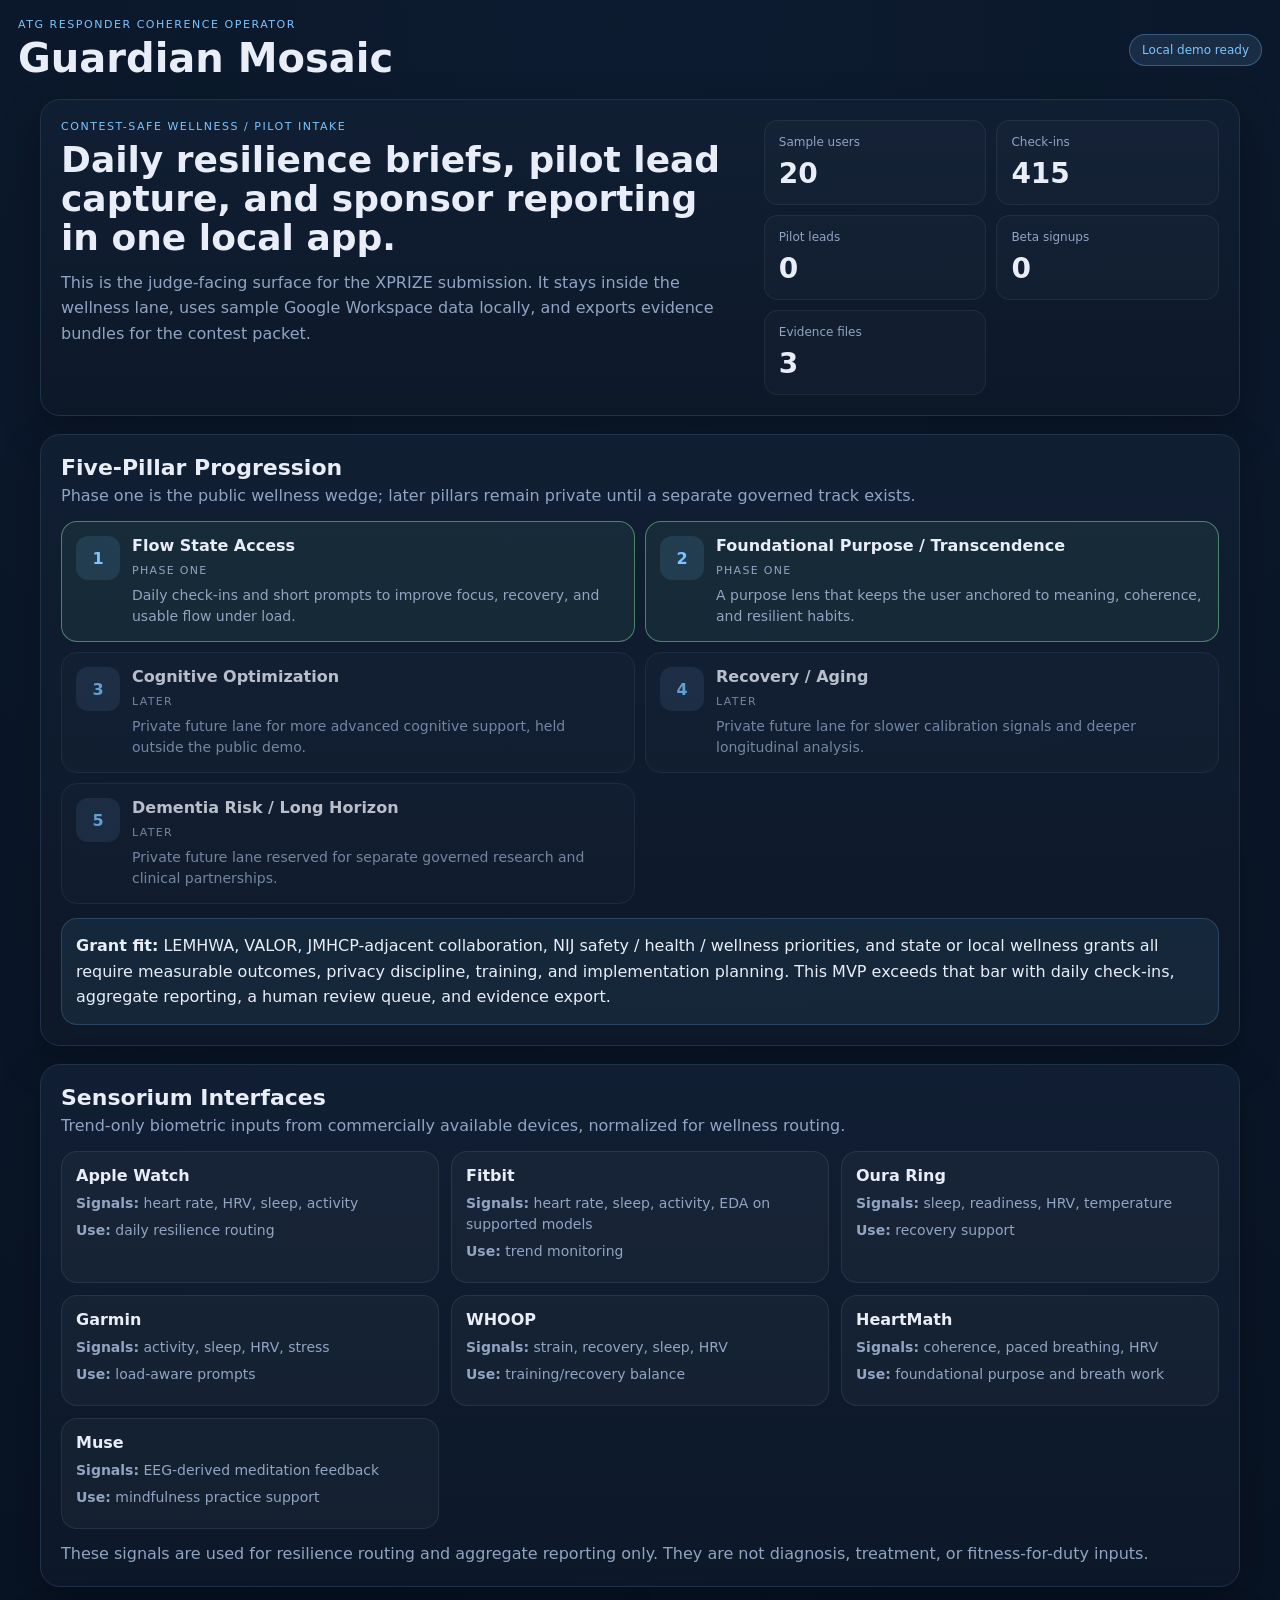
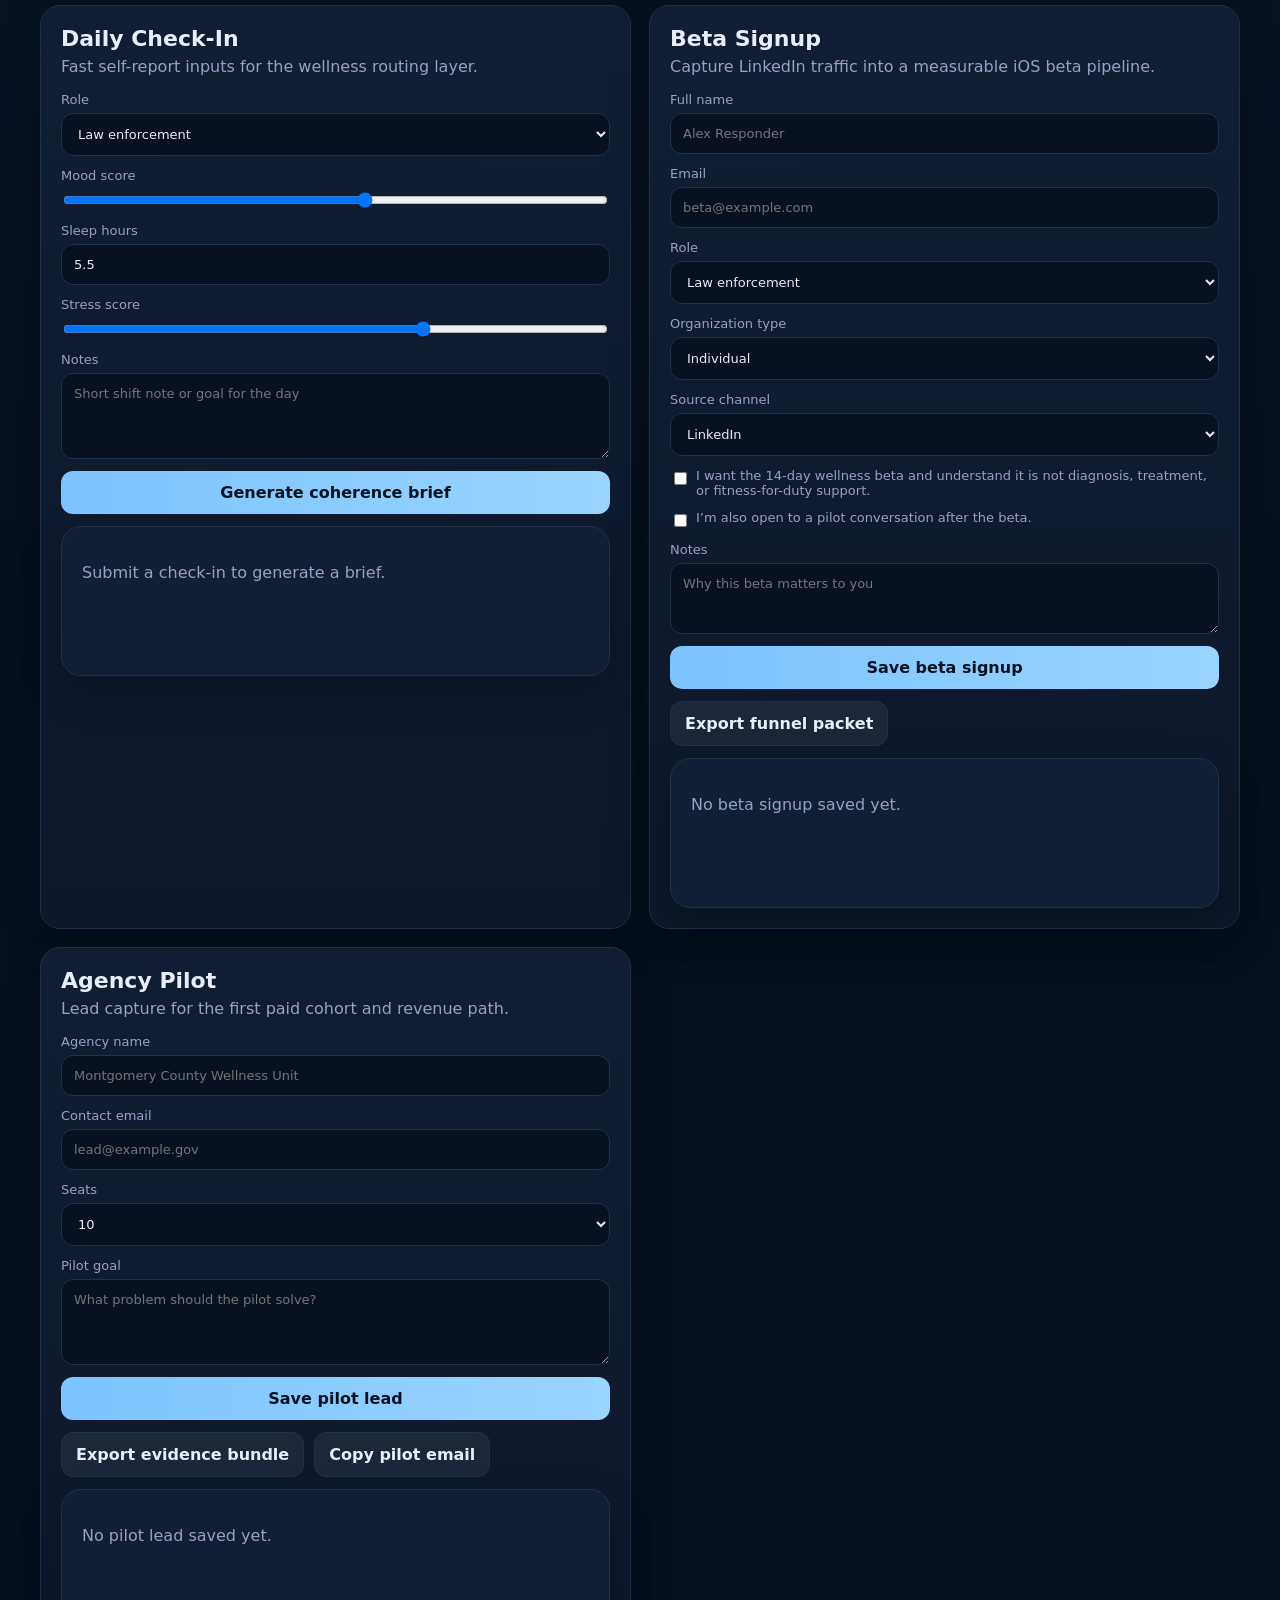
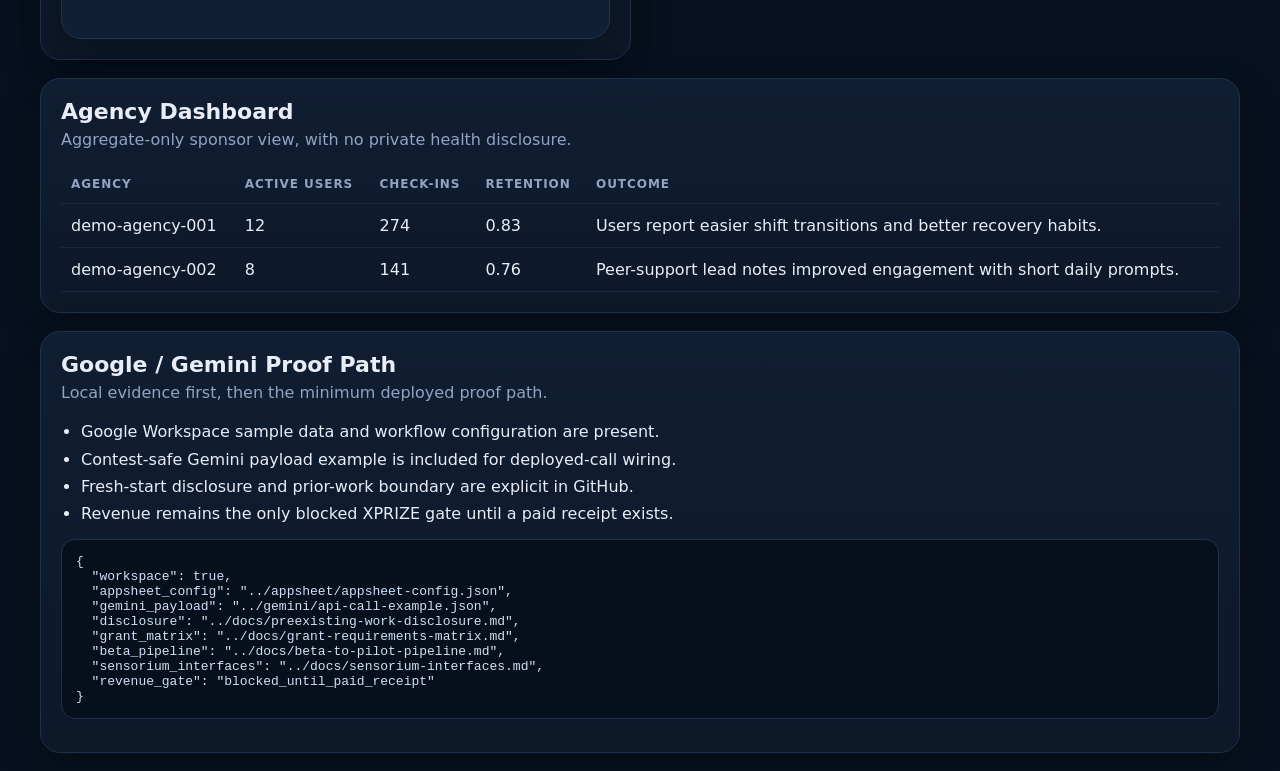
<file: index.html>
<!DOCTYPE html>
<html lang="en">
<head>
  <meta charset="UTF-8">
  <meta name="viewport" content="width=device-width, initial-scale=1.0">
  <meta http-equiv="refresh" content="0; url=./app/index.html">
  <title>Guardian Mosaic Demo</title>
  <style>
    body {
      margin: 0;
      min-height: 100vh;
      display: grid;
      place-items: center;
      background: #07111f;
      color: #e8edf7;
      font-family: -apple-system, BlinkMacSystemFont, "SF Pro Text", system-ui, sans-serif;
    }
    a { color: #7cc4ff; }
  </style>
</head>
<body>
  <p>Loading <a href="./app/index.html">Guardian Mosaic demo</a>...</p>
</body>
</html>
</file>
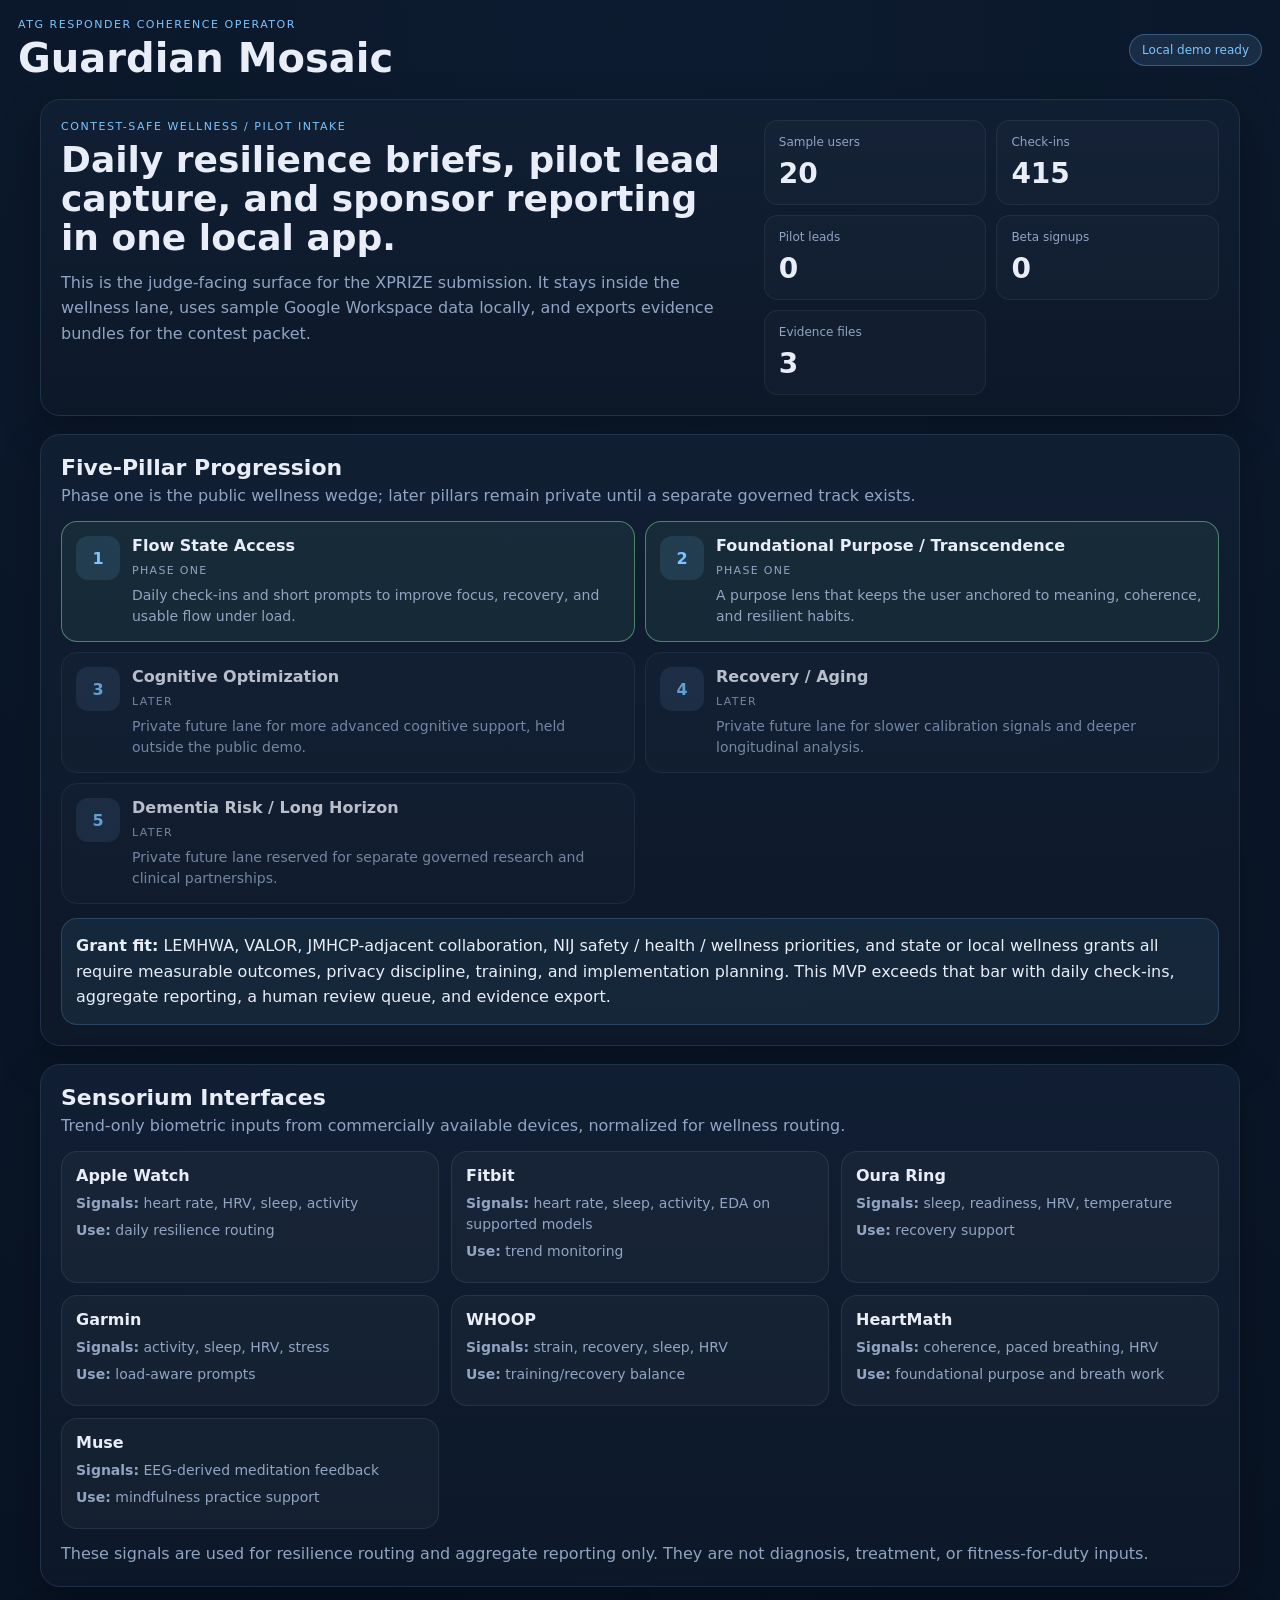
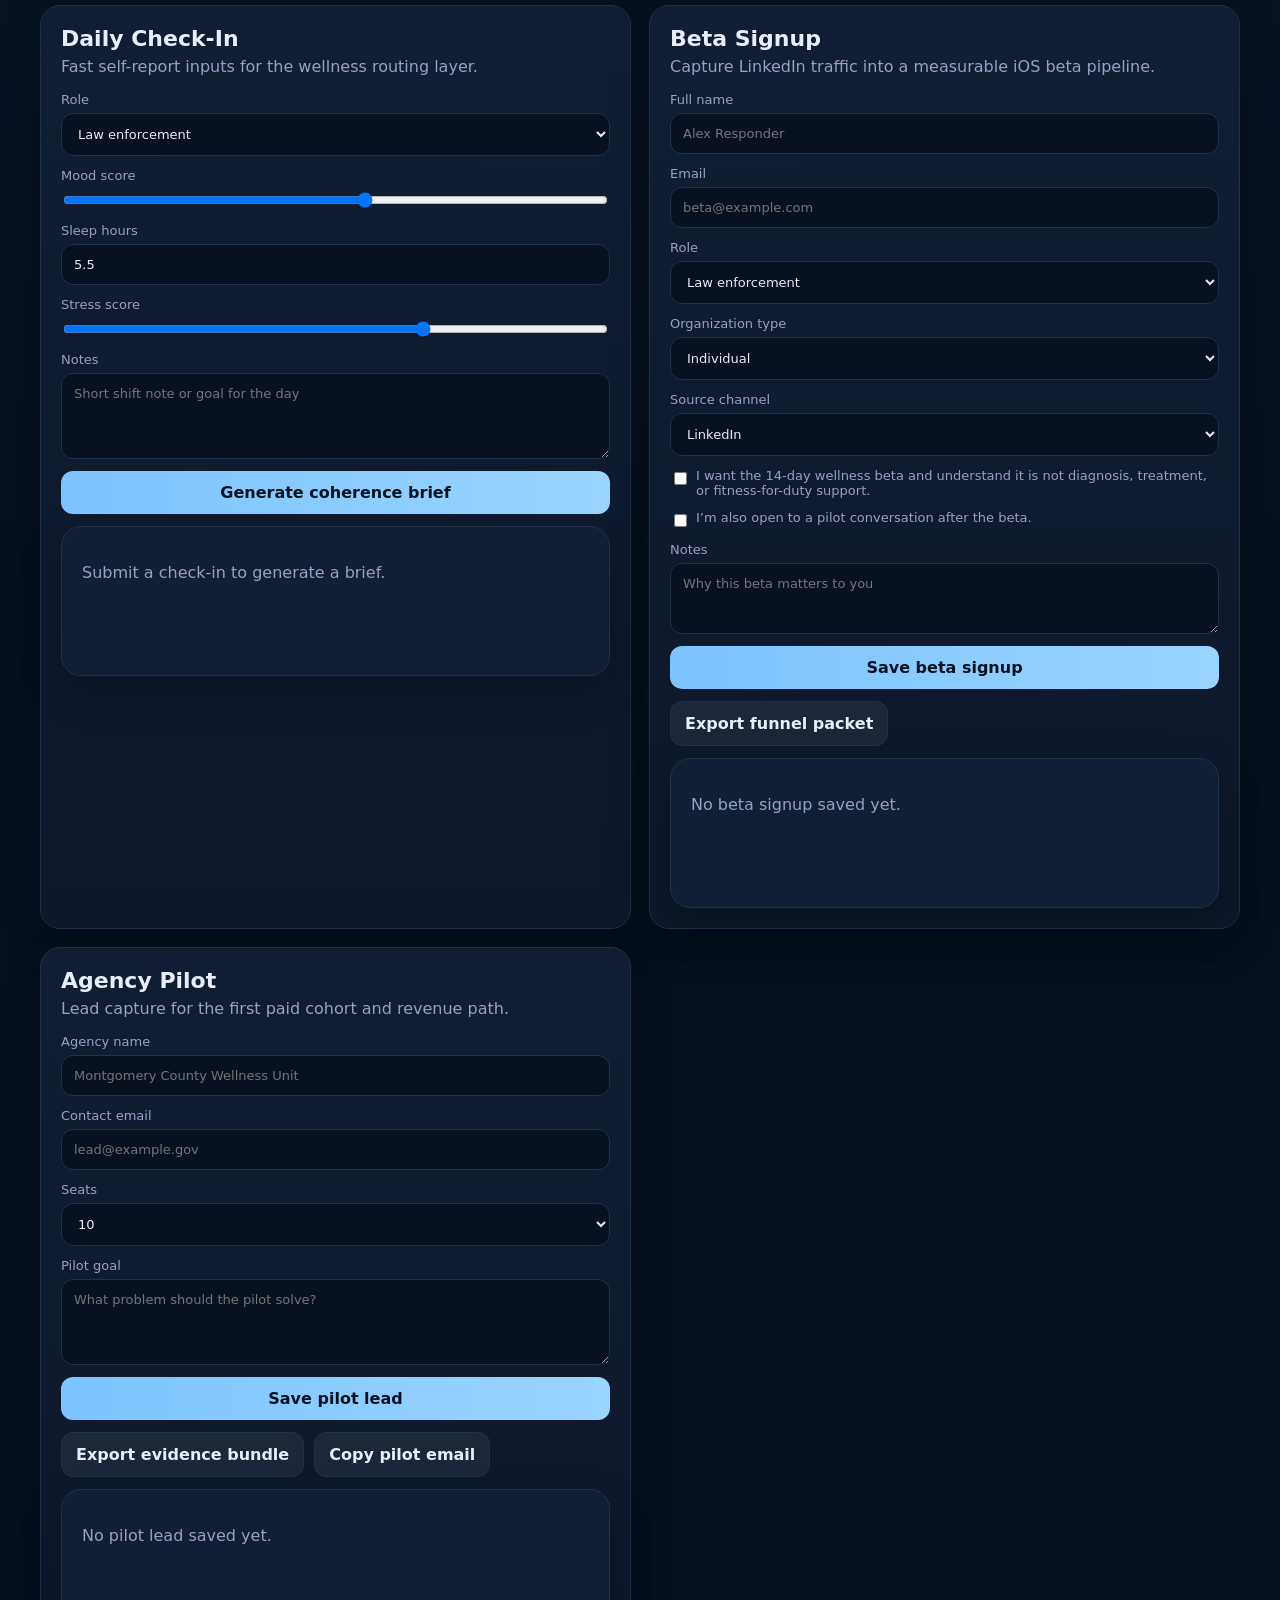
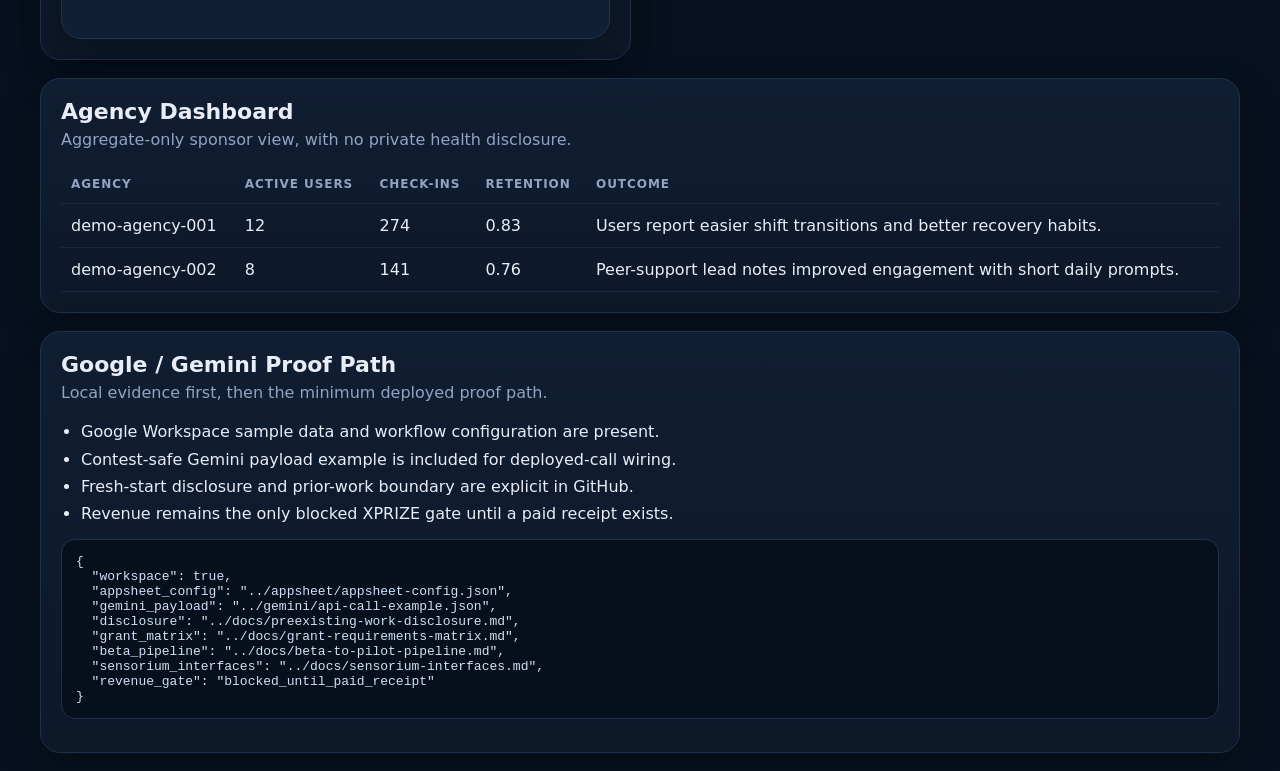
<file: app/index.html>
<!DOCTYPE html>
<html lang="en">
<head>
  <meta charset="UTF-8">
  <meta name="viewport" content="width=device-width, initial-scale=1.0, viewport-fit=cover">
  <meta name="theme-color" content="#07111f">
  <title>Guardian Mosaic - Responder Coherence Operator</title>
  <link rel="stylesheet" href="./styles.css">
</head>
<body>
  <header class="topbar">
    <div>
      <p class="eyebrow">ATG Responder Coherence Operator</p>
      <h1>Guardian Mosaic</h1>
    </div>
    <div class="status-pill" id="statusPill">Local demo ready</div>
  </header>

  <main class="layout">
    <section class="hero card">
      <div>
        <p class="eyebrow">Contest-safe wellness / pilot intake</p>
        <h2>Daily resilience briefs, pilot lead capture, and sponsor reporting in one local app.</h2>
        <p class="lede">
          This is the judge-facing surface for the XPRIZE submission. It stays inside the wellness lane,
          uses sample Google Workspace data locally, and exports evidence bundles for the contest packet.
        </p>
      </div>
      <div class="hero-grid">
        <div class="metric">
          <span>Sample users</span>
          <strong id="sampleUsers">0</strong>
        </div>
        <div class="metric">
          <span>Check-ins</span>
          <strong id="sampleCheckins">0</strong>
        </div>
        <div class="metric">
          <span>Pilot leads</span>
          <strong id="pilotLeads">0</strong>
        </div>
        <div class="metric">
          <span>Beta signups</span>
          <strong id="betaSignups">0</strong>
        </div>
        <div class="metric">
          <span>Evidence files</span>
          <strong id="evidenceFiles">0</strong>
        </div>
      </div>
    </section>

    <section class="card">
      <div class="section-heading">
        <h3>Five-Pillar Progression</h3>
        <p>Phase one is the public wellness wedge; later pillars remain private until a separate governed track exists.</p>
      </div>
      <div id="pillarRail" class="pillar-rail"></div>
      <div class="grant-callout">
        <strong>Grant fit:</strong> LEMHWA, VALOR, JMHCP-adjacent collaboration, NIJ safety / health / wellness priorities, and state or local wellness grants all require measurable outcomes, privacy discipline, training, and implementation planning. This MVP exceeds that bar with daily check-ins, aggregate reporting, a human review queue, and evidence export.
      </div>
    </section>

    <section class="card">
      <div class="section-heading">
        <h3>Sensorium Interfaces</h3>
        <p>Trend-only biometric inputs from commercially available devices, normalized for wellness routing.</p>
      </div>
      <div id="sensoriumRail" class="sensorium-rail"></div>
      <p class="sensorium-note">
        These signals are used for resilience routing and aggregate reporting only. They are not diagnosis, treatment, or fitness-for-duty inputs.
      </p>
    </section>

    <section class="grid">
      <section class="card">
        <div class="section-heading">
          <h3>Daily Check-In</h3>
          <p>Fast self-report inputs for the wellness routing layer.</p>
        </div>
        <form id="checkinForm" class="form">
          <label>
            Role
            <select name="role" required>
              <option value="law_enforcement">Law enforcement</option>
              <option value="fire_ems">Fire / EMS</option>
              <option value="dispatch">Dispatch</option>
              <option value="academy">Academy</option>
            </select>
          </label>
          <label>
            Mood score
            <input name="mood" type="range" min="1" max="10" value="6">
          </label>
          <label>
            Sleep hours
            <input name="sleep" type="number" min="0" max="12" step="0.5" value="5.5">
          </label>
          <label>
            Stress score
            <input name="stress" type="range" min="1" max="10" value="7">
          </label>
          <label>
            Notes
            <textarea name="notes" rows="4" placeholder="Short shift note or goal for the day"></textarea>
          </label>
          <button type="submit" class="primary">Generate coherence brief</button>
        </form>
        <div id="briefOutput" class="output card inset">
          <p class="empty">Submit a check-in to generate a brief.</p>
        </div>
      </section>

      <section class="card">
        <div class="section-heading">
          <h3>Beta Signup</h3>
          <p>Capture LinkedIn traffic into a measurable iOS beta pipeline.</p>
        </div>
        <form id="betaForm" class="form">
          <label>
            Full name
            <input name="name" type="text" placeholder="Alex Responder" required>
          </label>
          <label>
            Email
            <input name="email" type="email" placeholder="beta@example.com" required>
          </label>
          <label>
            Role
            <select name="role" required>
              <option value="law_enforcement">Law enforcement</option>
              <option value="fire_ems">Fire / EMS</option>
              <option value="military">Military</option>
              <option value="veteran">Veteran</option>
              <option value="first_responder">First responder</option>
            </select>
          </label>
          <label>
            Organization type
            <select name="organization_type" required>
              <option value="individual">Individual</option>
              <option value="agency">Agency</option>
              <option value="union">Union / association</option>
              <option value="nonprofit">Nonprofit / peer-support</option>
            </select>
          </label>
          <label>
            Source channel
            <select name="source_channel" required>
              <option value="linkedin">LinkedIn</option>
              <option value="referral">Referral</option>
              <option value="email">Email</option>
              <option value="other">Other</option>
            </select>
          </label>
          <label class="checkbox">
            <input name="beta_consent" type="checkbox" required>
            I want the 14-day wellness beta and understand it is not diagnosis, treatment, or fitness-for-duty support.
          </label>
          <label class="checkbox">
            <input name="pilot_interest" type="checkbox">
            I’m also open to a pilot conversation after the beta.
          </label>
          <label>
            Notes
            <textarea name="notes" rows="3" placeholder="Why this beta matters to you"></textarea>
          </label>
          <button type="submit" class="primary">Save beta signup</button>
        </form>
        <div class="pilot-actions">
          <button id="exportFunnelBtn" class="secondary">Export funnel packet</button>
        </div>
        <div id="betaOutput" class="output card inset">
          <p class="empty">No beta signup saved yet.</p>
        </div>
      </section>

      <section class="card">
        <div class="section-heading">
          <h3>Agency Pilot</h3>
          <p>Lead capture for the first paid cohort and revenue path.</p>
        </div>
        <form id="pilotForm" class="form">
          <label>
            Agency name
            <input name="agency" type="text" placeholder="Montgomery County Wellness Unit" required>
          </label>
          <label>
            Contact email
            <input name="email" type="email" placeholder="lead@example.gov" required>
          </label>
          <label>
            Seats
            <select name="seats">
              <option>10</option>
              <option>25</option>
              <option>50</option>
            </select>
          </label>
          <label>
            Pilot goal
            <textarea name="goal" rows="4" placeholder="What problem should the pilot solve?"></textarea>
          </label>
          <button type="submit" class="primary">Save pilot lead</button>
        </form>
        <div class="pilot-actions">
          <button id="exportBtn" class="secondary">Export evidence bundle</button>
          <button id="copyEmailBtn" class="secondary">Copy pilot email</button>
        </div>
        <div id="leadOutput" class="output card inset">
          <p class="empty">No pilot lead saved yet.</p>
        </div>
      </section>
    </section>

    <section class="card">
      <div class="section-heading">
        <h3>Agency Dashboard</h3>
        <p>Aggregate-only sponsor view, with no private health disclosure.</p>
      </div>
      <div class="table-wrap">
        <table>
          <thead>
            <tr>
              <th>Agency</th>
              <th>Active users</th>
              <th>Check-ins</th>
              <th>Retention</th>
              <th>Outcome</th>
            </tr>
          </thead>
          <tbody id="agencyTable"></tbody>
        </table>
      </div>
    </section>

    <section class="card">
      <div class="section-heading">
        <h3>Google / Gemini Proof Path</h3>
        <p>Local evidence first, then the minimum deployed proof path.</p>
      </div>
      <ul class="bullets">
        <li>Google Workspace sample data and workflow configuration are present.</li>
        <li>Contest-safe Gemini payload example is included for deployed-call wiring.</li>
        <li>Fresh-start disclosure and prior-work boundary are explicit in GitHub.</li>
        <li>Revenue remains the only blocked XPRIZE gate until a paid receipt exists.</li>
      </ul>
      <pre id="proofJson" class="codeblock"></pre>
    </section>
  </main>

  <script src="./app.js"></script>
</body>
</html>
</file>
<file: app/styles.css>
:root {
  --bg: #07111f;
  --card: #0d1829;
  --card-2: #111f34;
  --line: #20314a;
  --text: #e8edf7;
  --muted: #91a4c2;
  --accent: #7cc4ff;
  --accent-2: #8ef0a8;
  --warn: #f7c97a;
}

* { box-sizing: border-box; }
html, body { margin: 0; min-height: 100%; background: radial-gradient(circle at top, #0d1b30, var(--bg) 55%); color: var(--text); font-family: -apple-system, BlinkMacSystemFont, "SF Pro Text", system-ui, sans-serif; }
body { padding: 18px; }
button, input, select, textarea { font: inherit; }
.topbar { display: flex; justify-content: space-between; align-items: center; gap: 16px; margin-bottom: 18px; }
.topbar h1 { margin: 4px 0 0; font-size: clamp(28px, 4vw, 40px); }
.eyebrow { margin: 0; text-transform: uppercase; letter-spacing: .14em; color: var(--accent); font-size: 11px; }
.status-pill { background: rgba(124,196,255,.12); color: var(--accent); border: 1px solid rgba(124,196,255,.32); padding: 8px 12px; border-radius: 999px; font-size: 12px; }
.layout { display: grid; gap: 18px; max-width: 1200px; margin: 0 auto; }
.card { background: linear-gradient(180deg, rgba(17,31,52,.92), rgba(13,24,41,.98)); border: 1px solid var(--line); border-radius: 20px; padding: 20px; box-shadow: 0 16px 40px rgba(0,0,0,.25); }
.hero { display: grid; gap: 20px; grid-template-columns: 1.5fr 1fr; align-items: start; }
.hero h2 { margin: 8px 0 12px; font-size: clamp(24px, 3vw, 36px); line-height: 1.08; }
.lede { color: var(--muted); font-size: 16px; line-height: 1.6; margin: 0; }
.hero-grid { display: grid; grid-template-columns: repeat(2, minmax(0, 1fr)); gap: 10px; }
.metric { background: rgba(255,255,255,.02); border: 1px solid rgba(255,255,255,.06); border-radius: 14px; padding: 14px; }
.metric span { display: block; color: var(--muted); font-size: 12px; margin-bottom: 8px; }
.metric strong { font-size: 28px; }
.pillar-rail { display: grid; gap: 10px; grid-template-columns: repeat(2, minmax(0, 1fr)); }
.pillar-card { display: grid; grid-template-columns: 44px 1fr; gap: 12px; align-items: start; padding: 14px; border-radius: 16px; border: 1px solid var(--line); background: rgba(255,255,255,.02); }
.pillar-card.active { border-color: rgba(142,240,168,.45); background: rgba(142,240,168,.06); }
.pillar-card.locked { opacity: .78; }
.pillar-index { width: 44px; height: 44px; display: grid; place-items: center; border-radius: 12px; background: rgba(124,196,255,.12); color: var(--accent); font-weight: 800; }
.pillar-card h4 { margin: 0 0 4px; font-size: 16px; }
.pillar-card span { display: inline-block; margin-bottom: 8px; font-size: 11px; letter-spacing: .12em; text-transform: uppercase; color: var(--muted); }
.pillar-card p { margin: 0; color: var(--muted); line-height: 1.5; font-size: 14px; }
.grant-callout { margin-top: 14px; padding: 14px; border-radius: 16px; background: rgba(124,196,255,.08); border: 1px solid rgba(124,196,255,.2); color: var(--text); line-height: 1.6; }
.sensorium-rail { display: grid; gap: 12px; grid-template-columns: repeat(3, minmax(0, 1fr)); }
.sensor-card { padding: 14px; border-radius: 16px; border: 1px solid rgba(255,255,255,.08); background: rgba(255,255,255,.03); }
.sensor-card h4 { margin: 0 0 8px; font-size: 16px; }
.sensor-card p { margin: 0 0 6px; color: var(--muted); line-height: 1.5; font-size: 14px; }
.sensorium-note { margin: 12px 0 0; color: var(--muted); line-height: 1.6; }
.grid { display: grid; gap: 18px; grid-template-columns: repeat(2, minmax(0, 1fr)); }
.section-heading { margin-bottom: 16px; }
.section-heading h3 { margin: 0 0 6px; font-size: 22px; }
.section-heading p { margin: 0; color: var(--muted); }
.form { display: grid; gap: 12px; }
.form label { display: grid; gap: 6px; color: var(--muted); font-size: 13px; }
.form input, .form select, .form textarea { background: #07111f; color: var(--text); border: 1px solid var(--line); border-radius: 12px; padding: 12px; }
.form input[type="range"] { padding: 0; }
.checkbox { grid-template-columns: 20px 1fr; align-items: start; }
.checkbox input { margin-top: 4px; }
.primary, .secondary { border: 0; border-radius: 12px; padding: 12px 14px; cursor: pointer; font-weight: 700; }
.primary { background: linear-gradient(90deg, var(--accent), #9ad4ff); color: #04111e; }
.secondary { background: rgba(255,255,255,.06); color: var(--text); border: 1px solid var(--line); }
.pilot-actions { display: flex; gap: 10px; margin: 12px 0; flex-wrap: wrap; }
.output { margin-top: 12px; background: var(--card-2); min-height: 150px; }
.empty { color: var(--muted); }
.brief-title { margin: 0 0 8px; font-size: 18px; color: var(--accent-2); }
.brief-status { display: inline-block; font-size: 11px; text-transform: uppercase; letter-spacing: .12em; color: var(--warn); border: 1px solid rgba(247,201,122,.35); padding: 4px 8px; border-radius: 999px; margin-bottom: 10px; }
.table-wrap { overflow-x: auto; }
table { width: 100%; border-collapse: collapse; }
th, td { text-align: left; padding: 12px 10px; border-bottom: 1px solid rgba(255,255,255,.06); vertical-align: top; }
th { color: var(--muted); font-size: 12px; text-transform: uppercase; letter-spacing: .08em; }
.bullets { margin: 0; padding-left: 20px; color: var(--text); line-height: 1.7; }
.codeblock { margin-top: 12px; overflow-x: auto; background: #06101d; border: 1px solid var(--line); border-radius: 14px; padding: 14px; color: #cfe0f7; }
@media (max-width: 920px) {
  .hero, .grid, .pillar-rail, .sensorium-rail { grid-template-columns: 1fr; }
  body { padding: 14px; }
}
</file>
